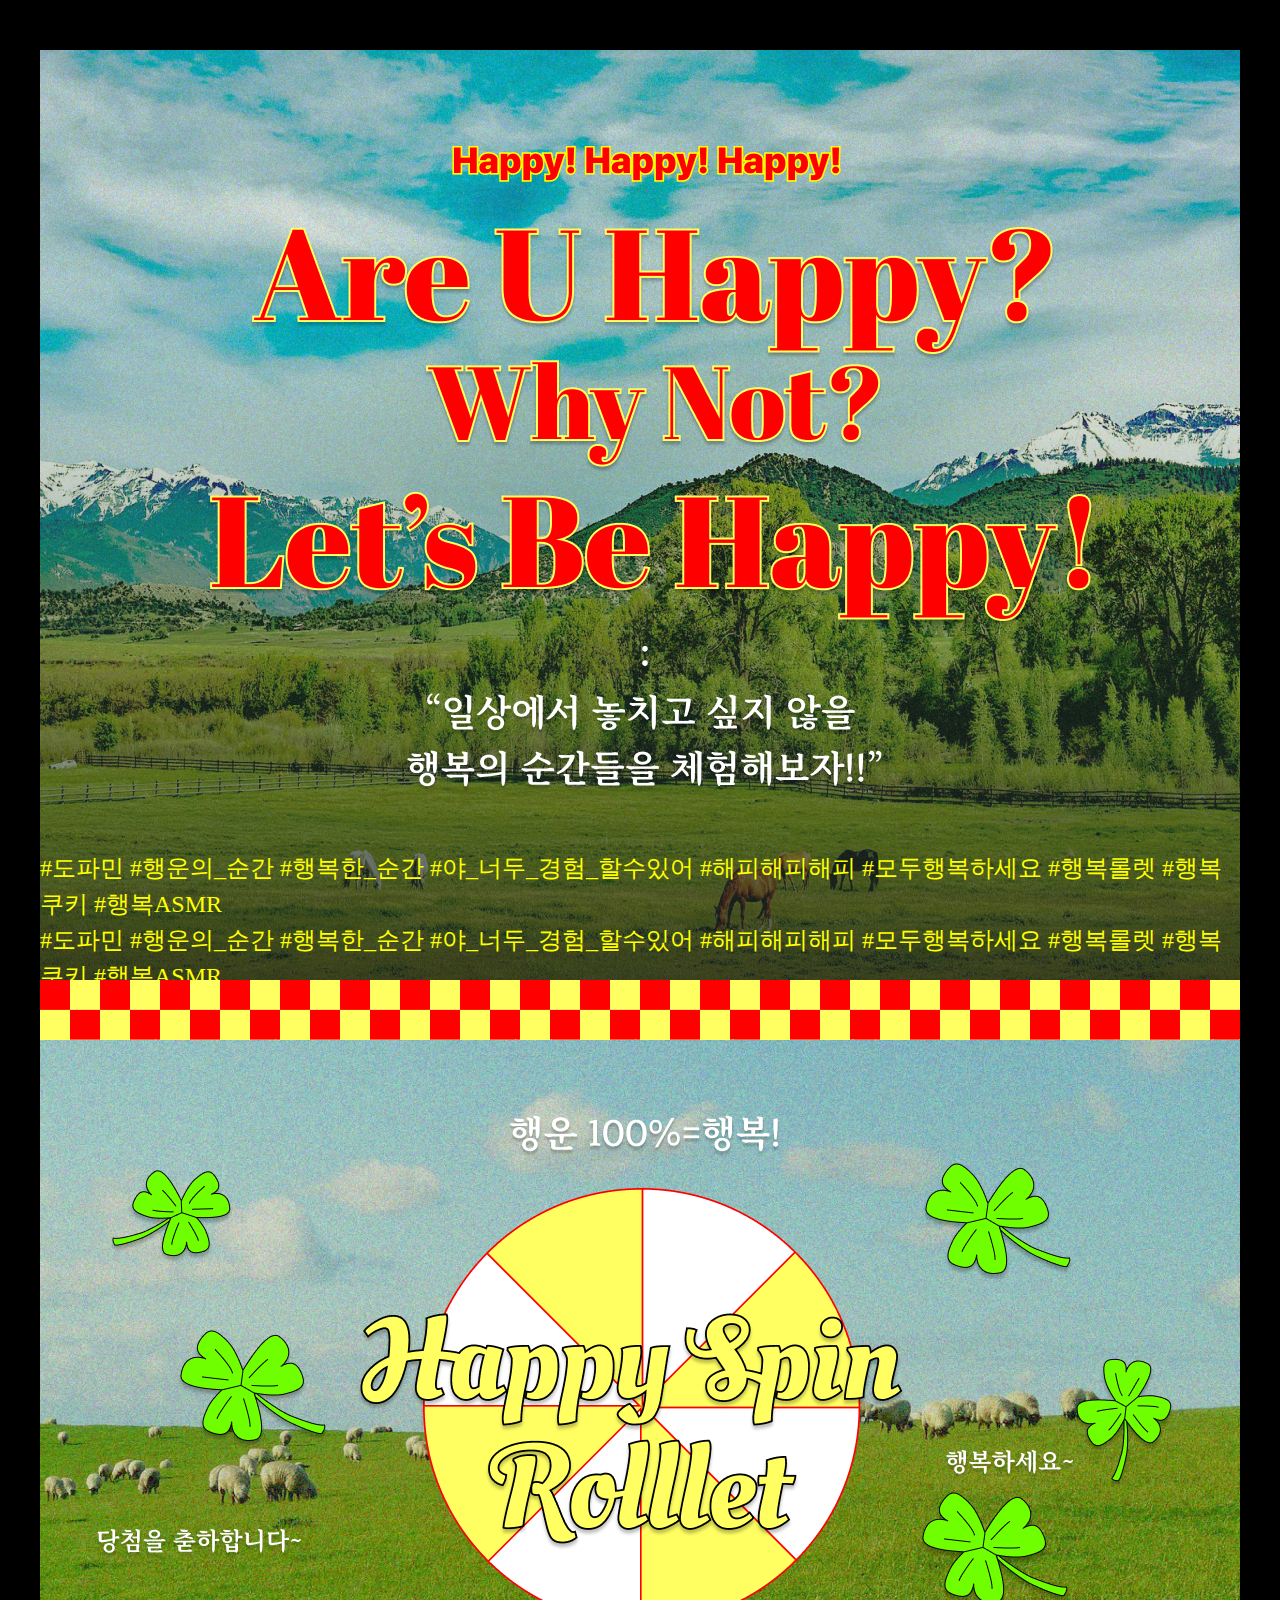
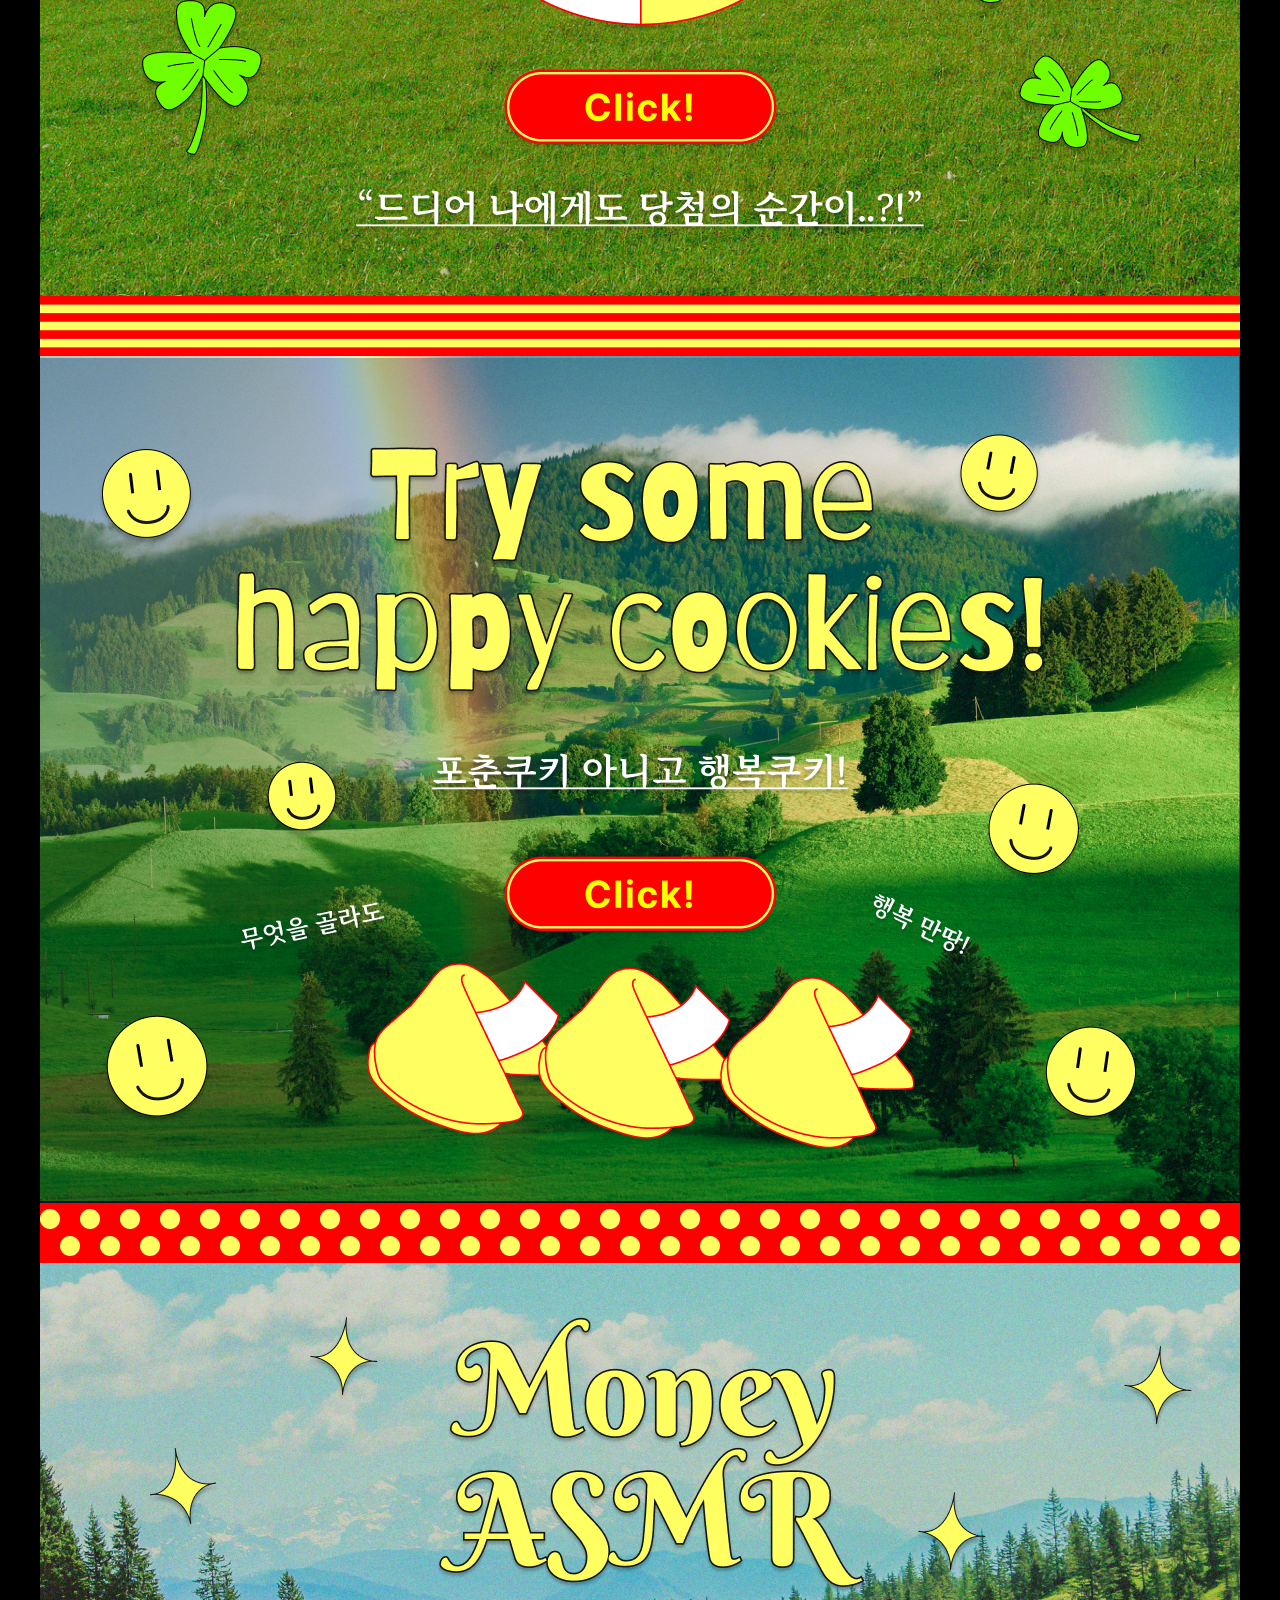
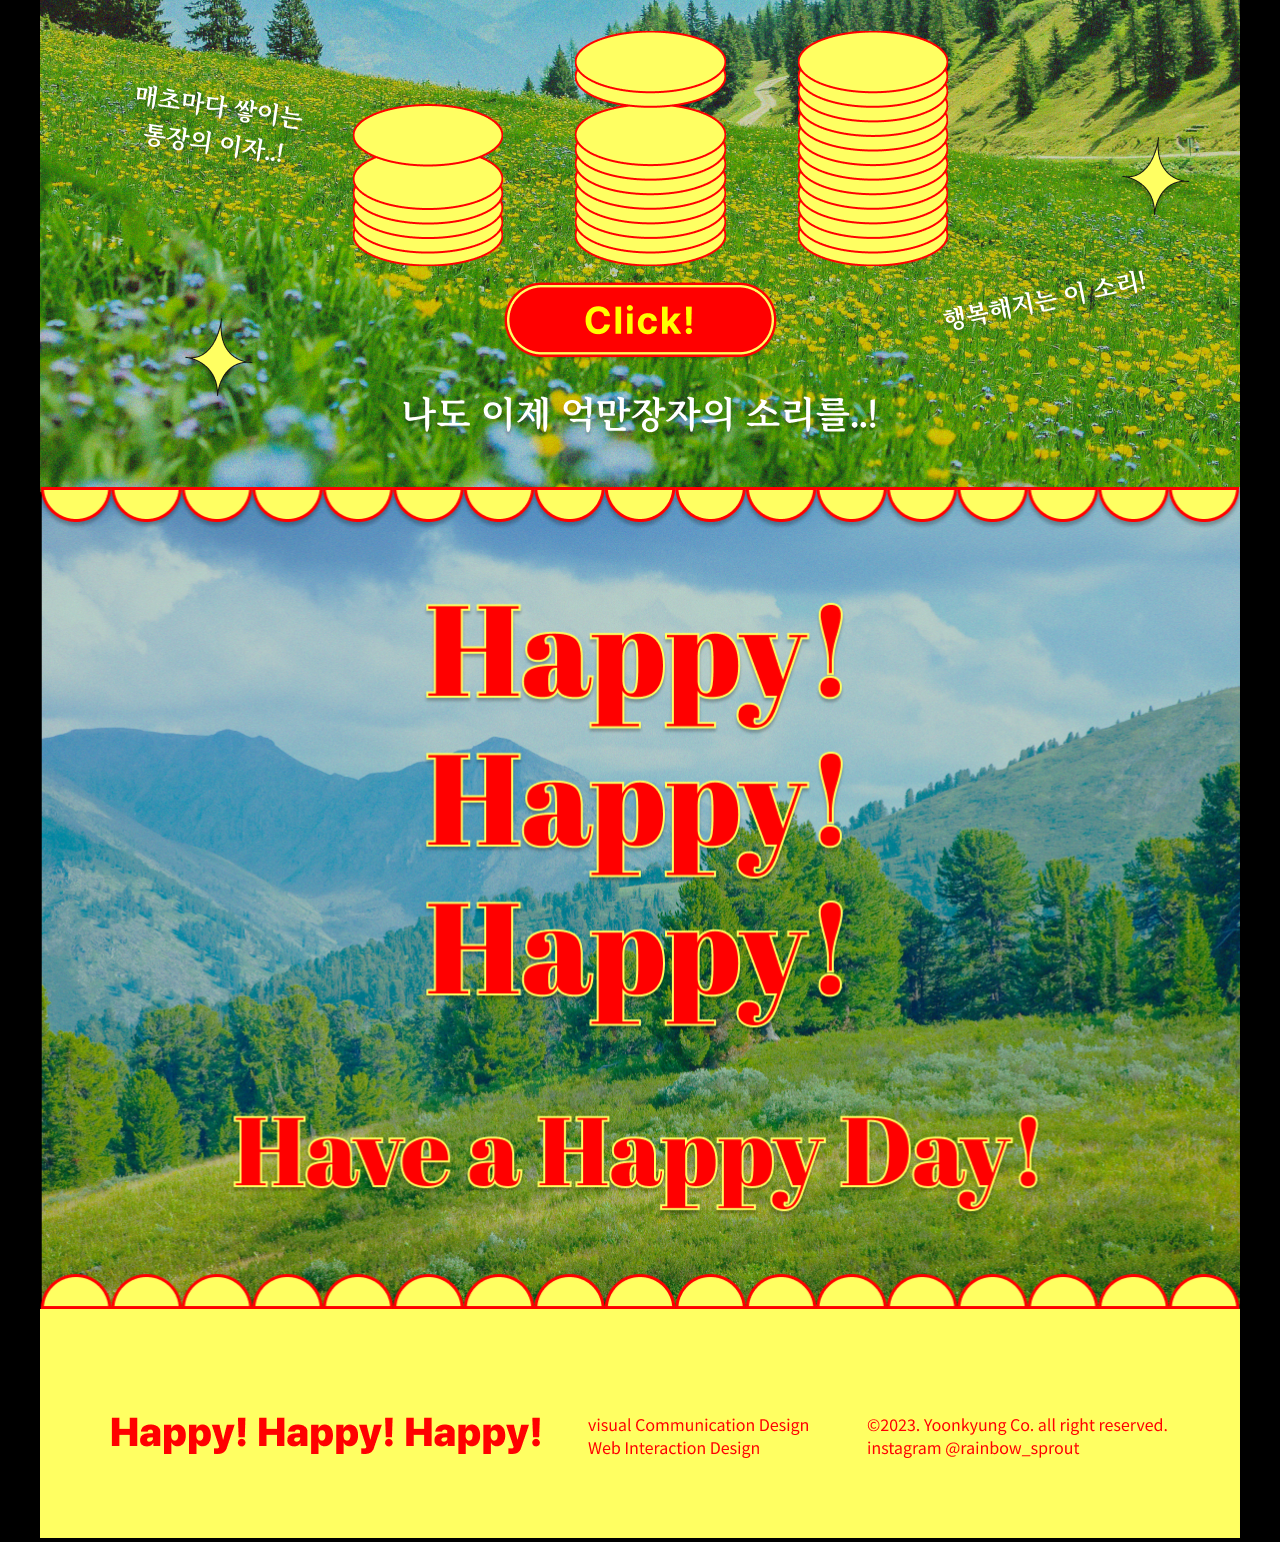
<file: index.html>
<!DOCTYPE html>
<html>
<head>
	<meta charset="utf-8">
	<meta name="viewport" content="width=device-width, initial-scale=1">
	<title>Happy! Happy! Happy!</title>
	<link rel="stylesheet" href="style.css">
</head>
<body>
<section>
	<div class="bg1" id="intro">
		<div id="starcon" style="position: absolute;"></div>
		<div style="padding-top:800px;">
			<div class="marquee" style="margin-bottom: 30px;">
			    <div class="outer">
			        <div class="inner">
			            <span class="content">#도파민  #행운의_순간  #행복한_순간  #야_너두_경험_할수있어  #해피해피해피  #모두행복하세요  #행복롤렛  #행복쿠키  #행복ASMR  </span>
			            <span class="content">#도파민  #행운의_순간  #행복한_순간  #야_너두_경험_할수있어  #해피해피해피  #모두행복하세요  #행복롤렛  #행복쿠키  #행복ASMR </span>
			        </div>
			        <div class="inner">
			            <span class="content">#도파민  #행운의_순간  #행복한_순간  #야_너두_경험_할수있어  #해피해피해피  #모두행복하세요  #행복롤렛  #행복쿠키  #행복ASMR  </span>
			            <span class="content">#도파민  #행운의_순간  #행복한_순간  #야_너두_경험_할수있어  #해피해피해피  #모두행복하세요  #행복롤렛  #행복쿠키  #행복ASMR </span>
			        </div>
			    </div>
			</div>
		</div>
		
	</div>

	<div><img src="1.gif"></div>
</section>
<section>
	<div class="bg2">
		<div style="text-align : center; padding-top: 630px;">
		<a href="a.html"><img src="button.png"></div></a>
	</div>
	<div><img src="2.gif"></div>
</section>

<section>
<div class="bg3">
	<div style="text-align : center; padding-top: 500px;">
		<a href="b.html"><img src="button.png"></div></a>
	
</div>
	<img src="3.gif">
</section>

<section>
<div class="bg4">
	<div style="text-align : center; padding-top: 620px;">
		<a href="c.html"><img src="button.png"></div></a>
</div>
	
</section>

<section>
	<div class="bg5"></div>
</section>
<section>
	<footer>
		<div>
			<img class="margin-top1" src="6.png">
		</div>
	</footer>
</section>

<script type="text/javascript">
setInterval(blink,1000);
function blink(){
	
	starcon.innerHTML = "";
	
	let a = ["a.png","b.png","c.png"];
	for (var i = 0; i < 15; i++) {
		var t = document.createElement("img");
		t.src = a[randomBH(0, 2)];
		t.className = "star";
		t.style.width = randomBH(60, 80) + "px";
		t.style.height = "auto";
		t.style.left = Math.random() * 1200+ "px";
		t.style.top = Math.random() * 930 + "px";
		starcon.appendChild(t);
	}
}	
	

	function randomBH(min, max) {
		min = Math.ceil(min);
		max = Math.floor(max);
		return Math.floor(Math.random() * (max - min + 1)) + min;
	}
</script>
</body>
</html>
</file>
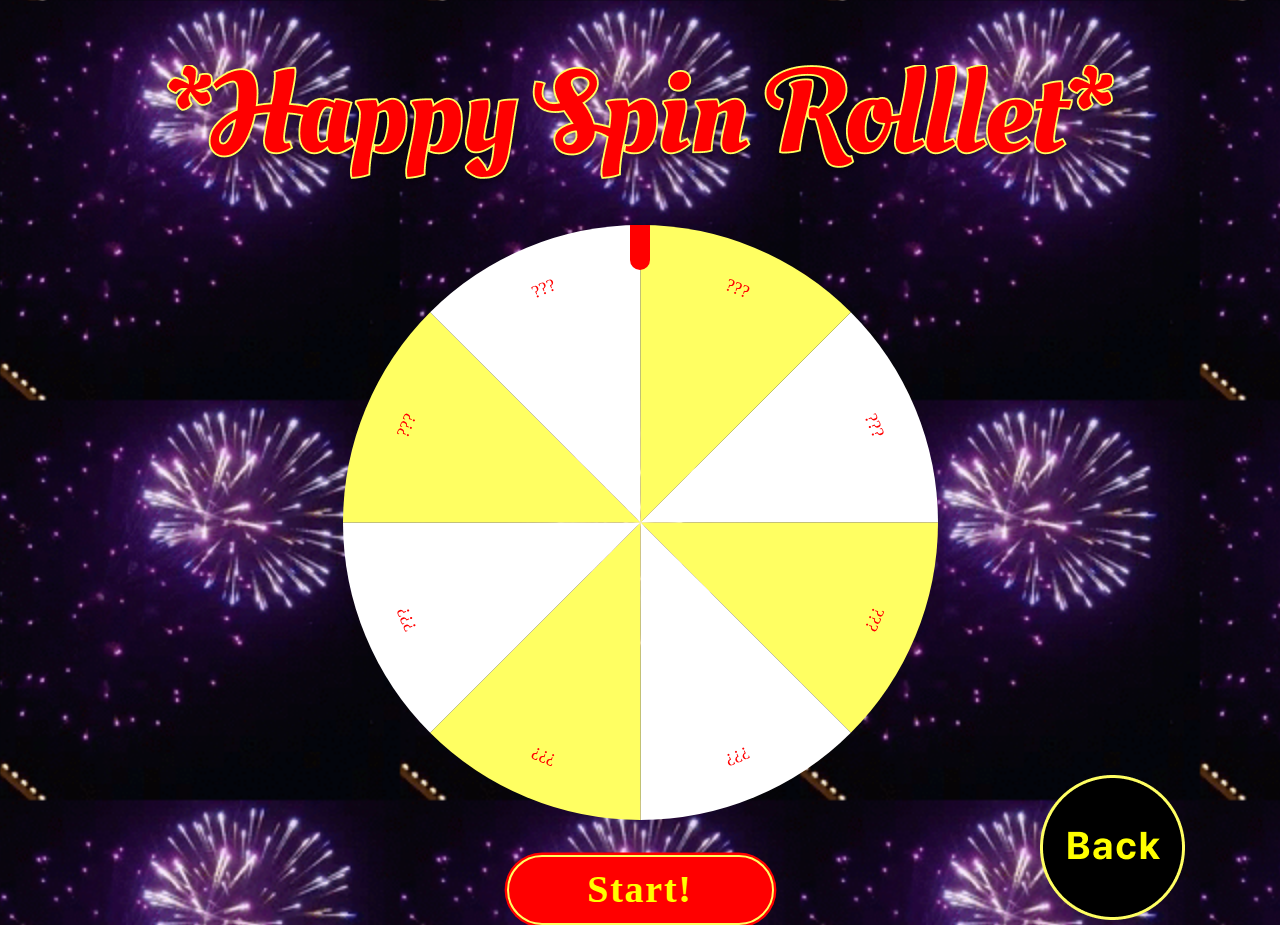
<file: a.html>
<!DOCTYPE html>
<html>
<head>
	<meta charset="utf-8">
	<meta name="viewport" content="width=device-width, initial-scale=1">
	<title>happy spin rollet</title>
<style type="text/css">
	body{background: black; 
       background-image: url('0008.gif'); background-size: 400px; background-repeat: repeat; margin:auto;width: 1200px}


canvas {
  transition: 2s;
}

button {width: 267.001px;
height: 69.548px;
	border-radius: 104.722px;
	border: 2.398px solid #FFFF62;
	background: #F00;
	box-shadow: 0px 0px 0px 2.39821px #F00;
  font-size: 38px;
  color: #FF0;
  font-family: Pretendard;
  font-weight: 700;
  line-height: 155.523%; /* 59.676px */
  letter-spacing: 1.727px;
  transition: .2s;
  cursor: pointer;
margin-top: 35px;}

button:active {
  background: #444;
  color: #f9f9f9;
}
 
div {
	margin: auto;
  width: 1200px;
  overflow: hidden;
  display: flex;
  align-items: center;
  flex-direction: column;
  position: relative;
}

div::before {
  content: "";
  position: absolute;
 width: 20px;
height: 65px;
  border-radius:28px;
  background: #F00;
  top: -20px;
  left: 50%;
  transform: translateX(-50%);
  z-index: 22;
}

.img {display: block; margin: auto;padding-top: 65px; padding-bottom: 40px}
.back {display: block;margin-top: -150px;padding-left: 1000px;}
</style>

</head>
<body>
	
		<img class="img" src="img/t1.png">

		<div>
  <canvas width="595" height='595'></canvas>  
  <button onclick="rotate()">Start!</button>
</div>

<a href="index.html"><img class="back" src="img/back.png"></a>

<script type="text/javascript">
const $c = document.querySelector("canvas");
const ctx = $c.getContext(`2d`);


const product = [
  "???", "???", "???", "???", "???", "???", "???", "???"
];

const colors = ["#FFF", "#FFFF62", "#FFF", "#FFFF62 ", "#FFF", "#FFFF62", "#FFF", "#FFFF62","#FFFF62","#FFFF62"];

const newMake = () => {
    const [cw, ch] = [$c.width / 2, $c.height / 2];
    const arc = Math.PI / (product.length / 2);
  
    for (let i = 0; i < product.length; i++) {
      ctx.beginPath();
      ctx.fillStyle = colors[i % (colors.length -1)];
      ctx.moveTo(cw, ch);
      ctx.arc(cw, ch, cw, arc * (i - 1), arc * i);
      ctx.fill();
      ctx.closePath();
    }

    ctx.fillStyle = "#F00";
    ctx.font = "18px Pretendard";
    ctx.textAlign = "center";

    for (let i = 0; i < product.length; i++) {
      const angle = (arc * i) + (arc / 2);

      ctx.save()  ;

      ctx.translate(
        cw + Math.cos(angle) * (cw - 50),
        ch + Math.sin(angle) * (ch - 50),
      );

      ctx.rotate(angle + Math.PI / 2);

      product[i].split(" ").forEach((text, j) => {
        ctx.fillText(text, 0, 30 * j);
      });

      ctx.restore();
    }
}

const rotate = () => {
  $c.style.transform = `initial`;
  $c.style.transition = `initial`;
  
  setTimeout(() => {
    
    const ran = Math.floor(Math.random() * product.length);

    const arc = 360 / product.length;
    const rotate = (ran * arc) + 3600 + (arc * 3) - (arc/4);
    
    $c.style.transform = `rotate(-${rotate}deg)`;
    $c.style.transition = `2s`;
    
    setTimeout(() => alert(`축하드립니다!! 당첨되었습니다~!! 행복을 찾아가세요!!`), 2000);
  }, 1);
};

newMake();
</script>
</script>
</body>
</html>
</file>
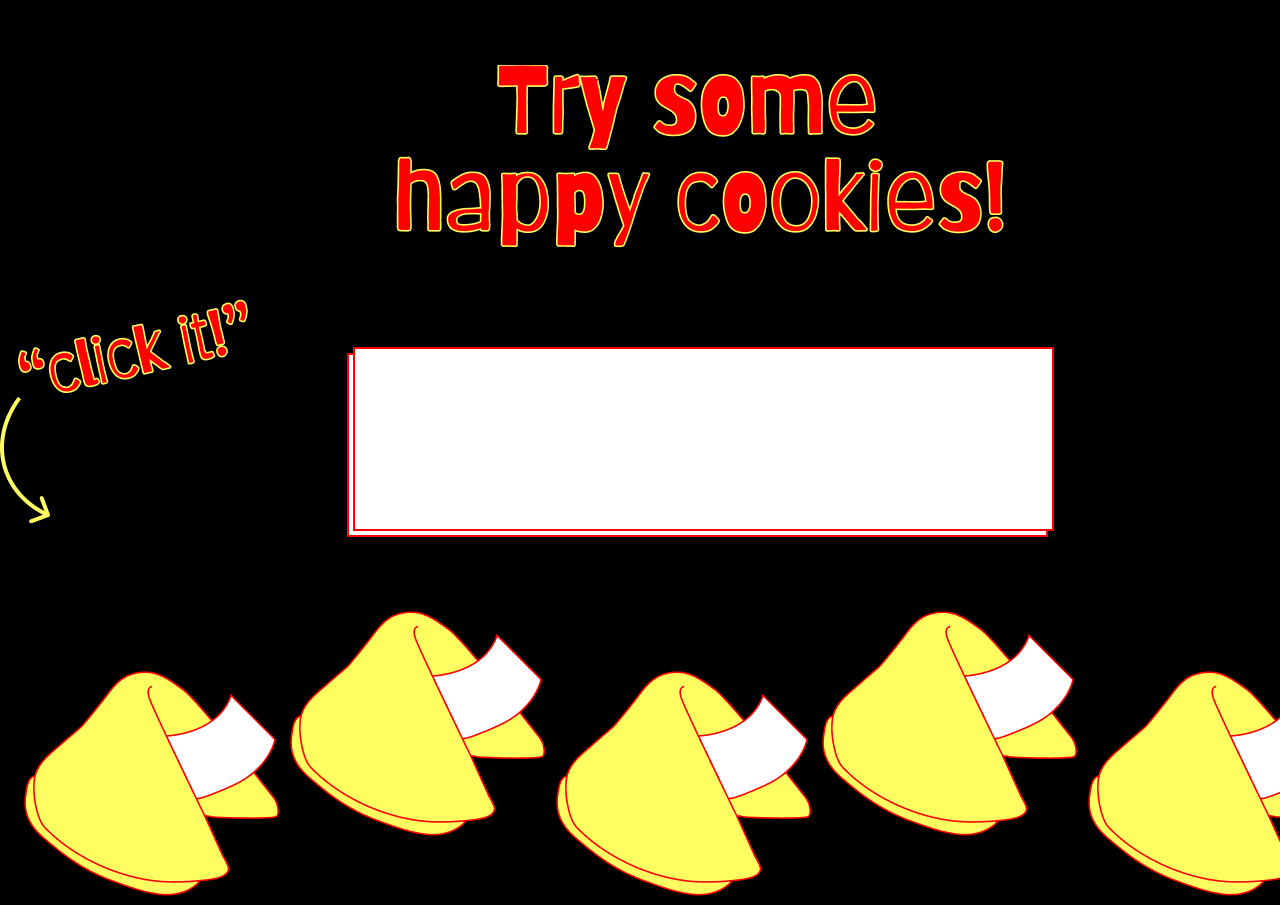
<file: b.html>
<!DOCTYPE html>
<html>
<head>
	<meta charset="utf-8">
	<meta name="viewport" content="width=device-width, initial-scale=1">
	<title>happy cookies</title>
<style type="text/css">
	
	body{background: black; margin:auto; width:1400px}

	p{font-size:1.2em; line-height:150%; padding-top: 50px}

	.img {display: block; margin: auto;padding-top: 65px; padding-bottom: 40px; }
	.cookie {display:inline-block size: 20%;
	   float: center;text-align: center; margin: auto;cursor: pointer;}
	.paper {background-image: url('img/paper.png');width: 707px; height: 190px; margin: auto; margin-top: -200px}
	.down {margin-top: 50px; padding-bottom: 60px}
	

	#quote-container {margin: auto;
            display: block;
            text-align: center; width: 600px;}
</style>

</head>
<body>
<section>
	<img class="img" src="img/t2.png">
	<div><img src="img/click.png"> </div>
	<div class="paper">  <div id="quote-container"> 
        <p id="quote-text"></p> </div></div>
</section>

<section>
	<div style="margin: auto;margin-top: 20px;margin-left: 20px;">
		<img onclick="showRandomQuote()" class="cookie"src="cookie.png">
		<img onclick="showRandomQuote()" class="cookie down"src="cookie.png">
		<img onclick="showRandomQuote()" class="cookie"src="cookie.png">
		<img onclick="showRandomQuote()" class="cookie down"src="cookie.png">
		<img onclick="showRandomQuote()" class="cookie"src="cookie.png">
	</div>
</section>
<script type="text/javascript">
	const happinessQuotes = [
            "행복의 한 쪽 문이 닫힐 때, 다른 한 쪽 문은 열린다. 하지만 우리는 그 닫힌 문만 오래 바라보느라 우리에게 열린 다른 문은 못 보곤 한다. - 헬렌 켈러",
            "행복의 비결은 자신이 좋아하는 일을 하는 데 있는 것이 아니라 자신이 하는 일을 좋아하는 데 있다. - 제임스 M.배리",
            "행복과 불행은 얼마나 높은 곳에 있느냐, 혹은 얼마나 낮은 곳에 있느냐 하는 것으로 결정되 지 않는다. 지금 어디로 향하고 있는가에 따라 결정된다. - 사무엘 버틀러",
            "행복은 소소한 것들이 모여 이루어진다. 사랑스러운 입맛춤, 미소, 다정한 눈길, 진심 어린 칭찬, 즐겁고 따스한 느낌 등 소소하고 금방 잊혀지는 것들이 행복을 만든다. - 사무엘 테일러 콜리지",
            "행복은 깊이 느끼고, 단순하게 즐기고, 자유롭게 사고하고, 삶에 도전하고, 남에게 필요한 사람이 되는 능력에서 나온다. - 스톰 제임스",
            "행복: 두둑한 통장, 훌륭한 요리사,그리고 소화력. - 장 자크 루소",
            "행복을 즐겨야 할 시간은 지금이다. 행복을 즐겨야 할 장소는 여기다. - 로버트 인젠솔",
            "인생은 경주가 아니야, 누가 1등으로 들어오느냐로 성공을 따지는 경기가 아니지.네가 얼마나 의미 있고 행복한 시간을 보냈느냐가 바로 인생의 성공열쇠란다. - 마틴 루터 킹"
        ];

        function showRandomQuote() {
            const quoteContainer = document.getElementById("quote-container");
            const quoteText = document.getElementById("quote-text");

            const randomIndex = Math.floor(Math.random() * happinessQuotes.length);
            const randomQuote = happinessQuotes[randomIndex];

            quoteText.textContent = randomQuote;
            quoteContainer.style.display = "block";
        }
</script>
</body>
</html>
</file>
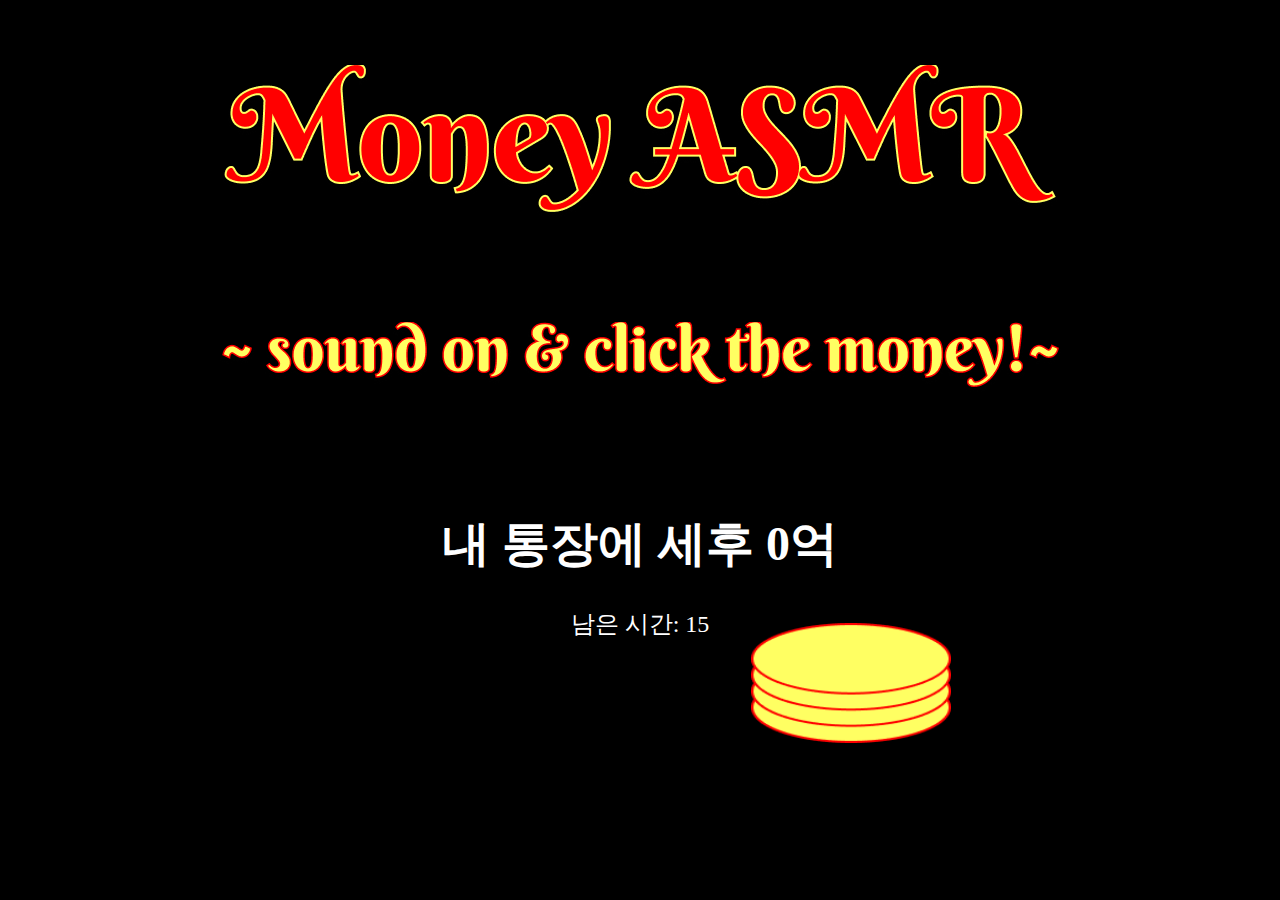
<file: c.html>
<!DOCTYPE html>
<html>
<head>
	<meta charset="utf-8">
	<meta name="viewport" content="width=device-width, initial-scale=1">
	<title>Money ASMR</title>
<style type="text/css">
	body{background: black; margin:auto; width:1400; color: white;}
	section {width: 1200px; margin: auto;}
	div {margin: auto;}
	img {display: block; margin: auto;}
	h1 {text-align: center; margin-top: 80px;color: white; font-size: 3em;}

		.box {width: 200px; height: 120px; position: absolute; background: transparent;} 
		.timer {text-align: center; font-size: 24px; margin-top: 20px; color: white;}
		.img {display: block; margin: auto;padding-top: 65px; padding-bottom: 40px}

	</style>
</head> 

<body> 
		<img class="img" src="img/t3.png">
		<img class="img" src="img/t4.png">
<section>
	<h1 id="clickCount">내 통장에 세후: 0</h1>
		
	<div class="timer" id="timer">남은 시간: 15</div>
</section>

<script type="text/javascript">
	var clickCount = 0; // 클릭 횟수를 저장하는 변수
	var gameDuration = 15; // 게임 지속 시간 (초)
	var timer; // 타이머 변수

	// 게임 시작 함수
	function startGame() {
		clickCount = 0; // 클릭 횟수 초기화
		updateClickCount(); // 초기 클릭 횟수 업데이트
		makeBox(); // 박스 생성
		timer = setInterval(updateTimer, 1000); // 1초마다 타이머 업데이트
		setTimeout(endGame, gameDuration * 1000); // 게임 종료 타이머 설정
	}

	// 타이머 업데이트 함수
	function updateTimer() {
		var timerElement = document.getElementById("timer");
		var remainingTime = gameDuration - Math.floor((Date.now() - startTime) / 1000);

		// 3초 이하로 남은 경우 타이머 색상 변경
		if (remainingTime <= 3) {
			timerElement.style.color = "red";
		}

		timerElement.innerText = "남은 시간: " + remainingTime;
	}

	// 게임 종료 함수
	function endGame() {
		clearInterval(timer); // 타이머 종료
		alert("얏호~! 행복하다! 내 통장에 세후" + clickCount +"억!!"); // 결과 알림
	}

	function makeBox() { 
		var a = document.createElement("img");
		a.className = "box";
		a.src = "coines.png";
		var b = Math.random() * (window.innerWidth - 200); // 화면 범위 내에서 랜덤 좌표 생성
		var c = Math.random() * (window.innerHeight - 142);

		a.style.left = b + "px";
		a.style.top = c + "px";
		a.onclick = function (){
			clickCount++; // 클릭 횟수 증가
			updateClickCount(); // 클릭 횟수를 업데이트하는 함수 호출
			a.parentNode.removeChild(a);
			makeBox();
		} 
		document.body.appendChild(a);
	}

	function updateClickCount() {
		var clickCountElement = document.getElementById("clickCount");
		clickCountElement.innerText = "내 통장에 세후 " + clickCount+ "억 " ; // 화면에 클릭 횟수 업데이트
	}

	var startTime = Date.now(); // 게임 시작 시간 저장

	// 게임 시작
	startGame();
</script>
</body>
</html>
</file>
<file: style.css>
body{background: black; margin: 0%;width: 100%;
	overflow-x: hidden;}
section, footer{width:1200px; margin:auto;}
span {color: #FFFF00 ;font-size: 1.5em;line-height: 150%; background: none}
.bg1 {background-image: url('1.png');
	  background-size: cover; margin-top: 50px; 
	  background-position: center;width: 1200px; height: 930px;
      overflow-x: hidden;}

.bg2 {background-image: url('2.png');
	  background-size: cover; margin-top: -5px;
	  background-position: center;width: 1200px; height: 857px;}

.bg3 {background-image: url('3.png');
	  background-size: cover; margin-top: -5px;
	  background-position: center;width: 1200px; height: 847px;}

.bg4 {background-image: url('4.png');margin-top: -5px;
	  background-size: cover; 
	  background-position: center;width: 1200px; height: 830px;}

.bg5 {background-image: url('5.png');margin-top: -5px;
	  background-size: cover; 
	  background-position: center;width: 1200px; height: 830px;}

.margin-top1{margin-top: -8px}

@keyframes marquee_1 { 0% { left: 20%; } 100% { left: -80%; } }
    @keyframes marquee_2 { 0% { right: 100%; } 100% { right: 0; } }
    @keyframes marquee_3 { 0% { left: 70%; } 100% { left: -30%; } }
 
    .marquee .outer {
        position: relative;
        display: flex;
        flex-direction: column;
        justify-content: center;
        height: 100%;
        overflow-x: hidden; overflow: hidden;}
 
    .marquee .outer .inner {
        position: relative;
        display: flex;
        width: 200%;}
 
    .marquee .outer .inner:nth-child(1) {
        animation: marquee_1 10s linear infinite;}
 
    .marquee .outer .inner:nth-child(2) {
        animation: marquee_2 10s linear infinite;}
 
    .marquee .outer .inner:nth-child(3) {
        animation: marquee_3 10s linear infinite;}
 
    .marquee .outer .inner .content {
        width: 50%;}
.margin2 {margin-bottom: 600px}

.star {position: absolute;left: 0;top: 0;}

.button {text-align : center;  }

#intro{position: relative; overflow: hidden;}
</file>
